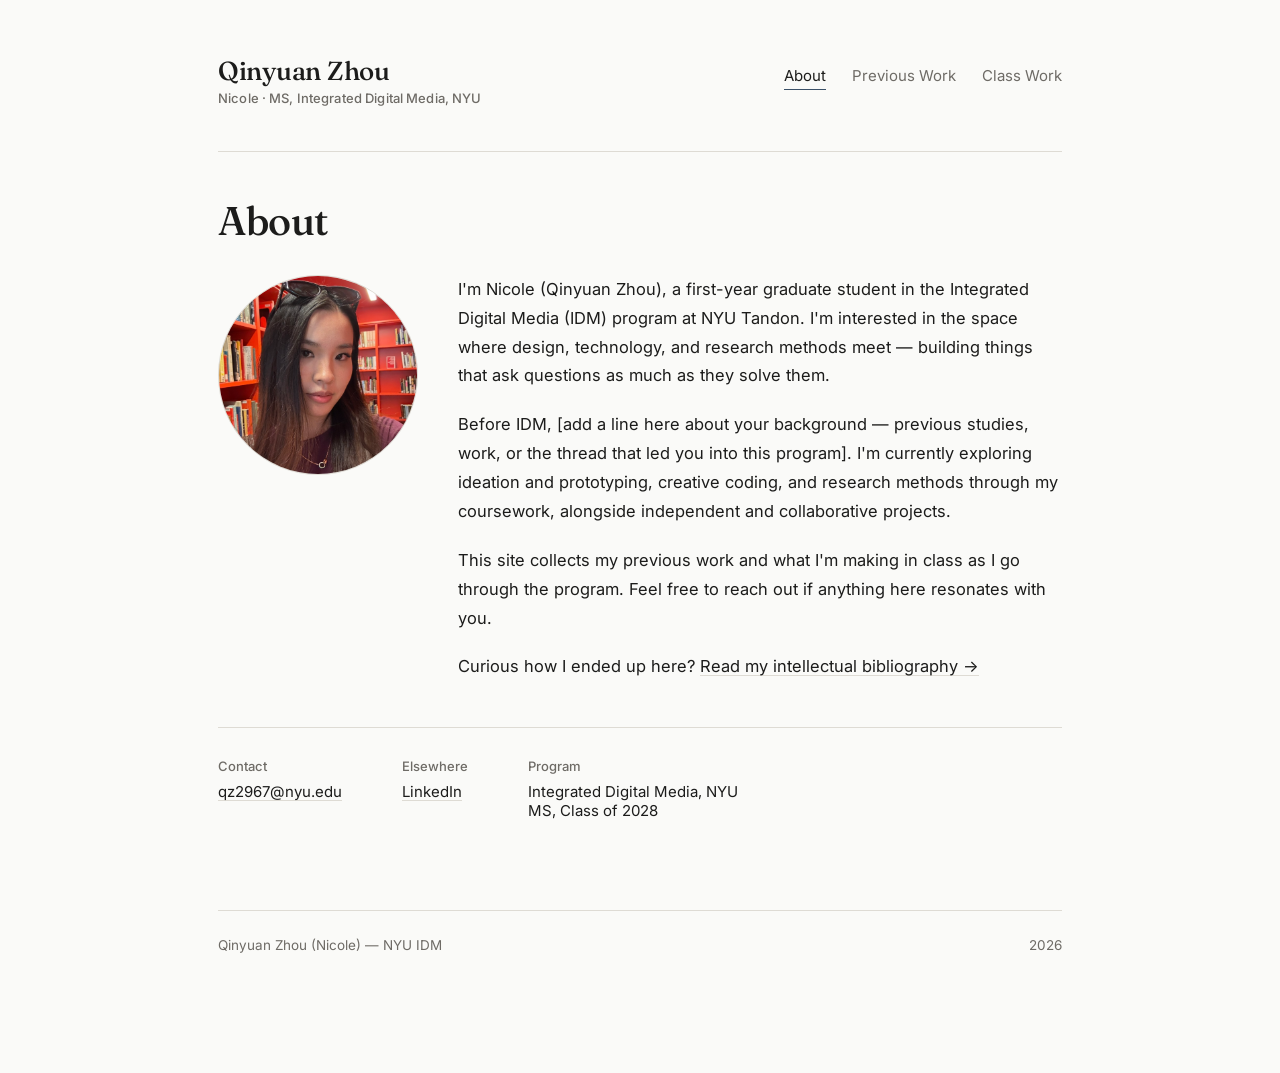
<file: index.html>
<!DOCTYPE html>
<html lang="en">
<head>
<meta charset="UTF-8">
<meta name="viewport" content="width=device-width, initial-scale=1, viewport-fit=cover">
<title>Qinyuan Zhou — Nicole</title>
<link rel="preconnect" href="https://fonts.googleapis.com">
<link rel="preconnect" href="https://fonts.gstatic.com" crossorigin>
<link href="https://fonts.googleapis.com/css2?family=Fraunces:opsz,wght@9..144,400;9..144,500;9..144,600&family=Inter:wght@400;500;600&display=swap" rel="stylesheet">
<link rel="stylesheet" href="styles.css">
</head>
<body>

<div class="shell">

  <header class="top">
    <div class="wordmark">
      Qinyuan Zhou
      <span>Nicole · MS, Integrated Digital Media, NYU</span>
    </div>
    <nav>
      <button data-view="about" class="active">About</button>
      <button data-view="previous">Previous Work</button>
      <button data-view="classwork">Class Work</button>
    </nav>
  </header>

  <!-- ABOUT -->
  <section id="about" class="view active">
    <h1 class="page-title">About</h1>
    <div class="about-grid">
      <div class="avatar">
        <!--
          Photo file lives in the "images" folder next to this HTML file.
          If the filename ever changes, update the src= value below to match.
        -->
        <img src="images/personal-pic.jpeg" alt="Qinyuan Zhou" onerror="this.style.display='none'; this.nextElementSibling.style.display='flex';">
        <span class="avatar-fallback">Photo<br>placeholder</span>
      </div>
      <div class="about-copy">
        <p>I'm Nicole (Qinyuan Zhou), a first-year graduate student in the Integrated Digital Media (IDM) program at NYU Tandon. I'm interested in the space where design, technology, and research methods meet — building things that ask questions as much as they solve them.</p>
        <p>Before IDM, [add a line here about your background — previous studies, work, or the thread that led you into this program]. I'm currently exploring ideation and prototyping, creative coding, and research methods through my coursework, alongside independent and collaborative projects.</p>
        <p>This site collects my previous work and what I'm making in class as I go through the program. Feel free to reach out if anything here resonates with you.</p>
        <p>Curious how I ended up here? <a href="#" onclick="showProject('intellectual-bibliography'); return false;">Read my intellectual bibliography →</a></p>
      </div>
    </div>

    <aside class="meta">
      <div class="meta-block">
        <h3>Contact</h3>
        <p><a href="mailto:qz2967@nyu.edu">qz2967@nyu.edu</a></p>
      </div>
      <div class="meta-block">
        <h3>Elsewhere</h3>
        <p><a href="https://www.linkedin.com/in/qinyuan-zhou" target="_blank" rel="noopener">LinkedIn</a></p>
      </div>
      <div class="meta-block">
        <h3>Program</h3>
        <p>Integrated Digital Media, NYU<br>MS, Class of 2028</p>
      </div>
    </aside>
  </section>

  <!-- PREVIOUS WORK -->
  <section id="previous" class="view">
    <h1 class="page-title">Previous Work</h1>
    <div id="previous-list" class="work-list"></div>
  </section>

  <!-- CLASS WORK -->
  <section id="classwork" class="view">
    <h1 class="page-title">Class Work</h1>
    <div class="subnav">
      <button data-sub="ideation" class="active">Ideation &amp; Prototyping</button>
      <button data-sub="coding">Creative Coding</button>
      <button data-sub="research">Research Methods</button>
    </div>

    <div id="ideation" class="subview active">
      <p class="subview-intro">Work from Ideation &amp; Prototyping — early-stage concepting, sketching, and rapid physical or digital prototypes. <a href="ideation.html" class="inline-entry-link" target="_blank" rel="noopener">Open this section as its own page ↗</a></p>
      <div id="ideation-list" class="work-list"></div>
    </div>

    <div id="coding" class="subview">
      <p class="subview-intro">Work from Creative Coding — generative sketches, interactive pieces, and experiments in code as a design material.</p>
      <div id="coding-list" class="work-list"></div>
    </div>

    <div id="research" class="subview">
      <p class="subview-intro">Work from Research Methods</p>
      <p><a href="https://wp.nyu.edu/tandonschoolofengineering-researchmethods_ykc/"target="_blank" rel="noopener">View Group-work Website →</a></p>
      <div id="research-list" class="work-list"></div>
    </div>
  </section>

  <!-- PROJECT DETAIL (hidden until a project card is clicked) -->
  <section id="detail" class="view">
    <button class="back-btn" id="backBtn">← Back</button>
    <div class="detail-meta">
      <span id="detail-tag"></span>
      <span id="detail-year"></span>
    </div>
    <h1 class="page-title" id="detail-title"></h1>
    <div class="detail-desc" id="detail-desc"></div>
    <div class="detail-images" id="detail-images"></div>
    <a id="detail-link" class="detail-link" target="_blank" rel="noopener">View external link →</a>
  </section>

  <footer>
    <span>Qinyuan Zhou (Nicole) — NYU IDM</span>
    <span id="year"></span>
  </footer>

</div>

<!--
  data.js holds the project lists (previousWork, classWork.ideation/coding/research).
  ideation.html — the standalone Ideation & Prototyping page — loads this SAME file,
  so editing data.js updates both pages together.
-->
<script src="data.js"></script>
<script>
  // ============================================================
  // Rendering — you shouldn't need to touch anything below this
  // line unless you want to change how each entry looks.
  // ============================================================

  function renderList(containerId, items, emptyMessage) {
    const el = document.getElementById(containerId);
    if (!items || items.length === 0) {
      el.innerHTML = `<div class="empty-note">${emptyMessage}</div>`;
      return;
    }
    el.innerHTML = items.map(item => `
      <div class="work-item" data-id="${item.id}">
        <div class="work-year">${item.year || ""}</div>
        <div>
          <h3 class="work-title">${item.title}</h3>
          <p class="work-desc">${item.desc || ""}</p>
          ${item.tag ? `<span class="work-tag">${item.tag}</span>` : ""}
        </div>
      </div>
    `).join("");
  }

  renderList("previous-list", previousWork, "No projects added yet. Add one in the previousWork list near the top of the script.");
  renderList("ideation-list", classWork.ideation, "No projects added yet. As assignments come in, add each one to the classWork.ideation list.");
  renderList("coding-list", classWork.coding, "No projects added yet. As assignments come in, add each one to the classWork.coding list.");
  renderList("research-list", classWork.research, "No projects added yet. As assignments come in, add each one to the classWork.research list.");

  // ============================================================
  // PROJECT DETAIL VIEW
  // showProject(id) looks up one project and fills in the hidden
  // #detail section, then makes that section the visible one.
  // This is the exact same "hide everything, show one thing"
  // pattern as the main nav below — just applied to one more view.
  // ============================================================

  function showProject(id) {
    const p = allProjects[id];
    if (!p) return;

    document.getElementById("detail-tag").textContent = p.tag || "";
    document.getElementById("detail-year").textContent = p.year || "";
    document.getElementById("detail-title").textContent = p.title || "";
    // fullDesc is optional — add it to a project's data if you want
    // a longer write-up on the detail page than the list teaser.
    // Paste multi-paragraph text as a single string with a blank
    // line between paragraphs, and it'll split into <p> tags
    // automatically. You can also pass an array of paragraph
    // strings directly if you prefer.
    const raw = p.fullDesc || p.desc || "";
    const paragraphs = Array.isArray(raw) ? raw : raw.split(/\n\s*\n/).map(s => s.trim()).filter(Boolean);
    document.getElementById("detail-desc").innerHTML = paragraphs.map(para => `<p>${para}</p>`).join("");

    // images is optional — add an array of image URLs to a project
    // and each one renders here, stacked.
    const imagesEl = document.getElementById("detail-images");
    imagesEl.innerHTML = (p.images || []).map(src => `<img src="${src}" alt="${p.title}">`).join("");

    const linkEl = document.getElementById("detail-link");
    if (p.link) {
      linkEl.href = p.link;
      linkEl.style.display = "inline-block";
    } else {
      linkEl.style.display = "none";
    }

    document.querySelectorAll(".view").forEach(v => v.classList.toggle("active", v.id === "detail"));
    navButtons.forEach(b => b.classList.remove("active"));
    window.location.hash = "project-" + id;
    window.scrollTo(0, 0);
  }

  // clicking anywhere on a card looks up its data-id and opens it.
  // one listener on the whole page (instead of one per card) means
  // newly-rendered cards work automatically — nothing else to wire up.
  document.addEventListener("click", (e) => {
    const card = e.target.closest(".work-item");
    if (card) showProject(card.dataset.id);
  });

  document.getElementById("backBtn").addEventListener("click", () => {
    showView(lastMainView);
  });

  // main nav
  const navButtons = document.querySelectorAll('header nav button');
  const views = document.querySelectorAll('.view');
  let lastMainView = 'about'; // the back button on a detail page returns here

  function showView(name) {
    lastMainView = name;
    views.forEach(v => v.classList.toggle('active', v.id === name));
    navButtons.forEach(b => b.classList.toggle('active', b.dataset.view === name));
    window.location.hash = name;
  }

  navButtons.forEach(btn => {
    btn.addEventListener('click', () => showView(btn.dataset.view));
  });

  // sub nav (class work)
  const subButtons = document.querySelectorAll('.subnav button');
  const subViews = document.querySelectorAll('.subview');

  subButtons.forEach(btn => {
    btn.addEventListener('click', () => {
      subViews.forEach(v => v.classList.toggle('active', v.id === btn.dataset.sub));
      subButtons.forEach(b => b.classList.remove('active'));
      btn.classList.add('active');
    });
  });

  // deep-link resolver — figures out what to show based on the URL's
  // hash. Runs once on page load, AND every time the hash changes
  // (which is what makes clicking an <a href="#project-..."> link
  // actually navigate, instead of just silently changing the URL).
  function resolveHash() {
    const current = window.location.hash.replace('#', '');
    if (current.startsWith('project-')) {
      const id = current.replace('project-', '');
      if (allProjects[id]) showProject(id);
    } else if (['about', 'previous', 'classwork'].includes(current)) {
      showView(current);
    }
  }

  window.addEventListener('hashchange', resolveHash);
  resolveHash();

  document.getElementById('year').textContent = new Date().getFullYear();
</script>

</body>
</html>
</file>
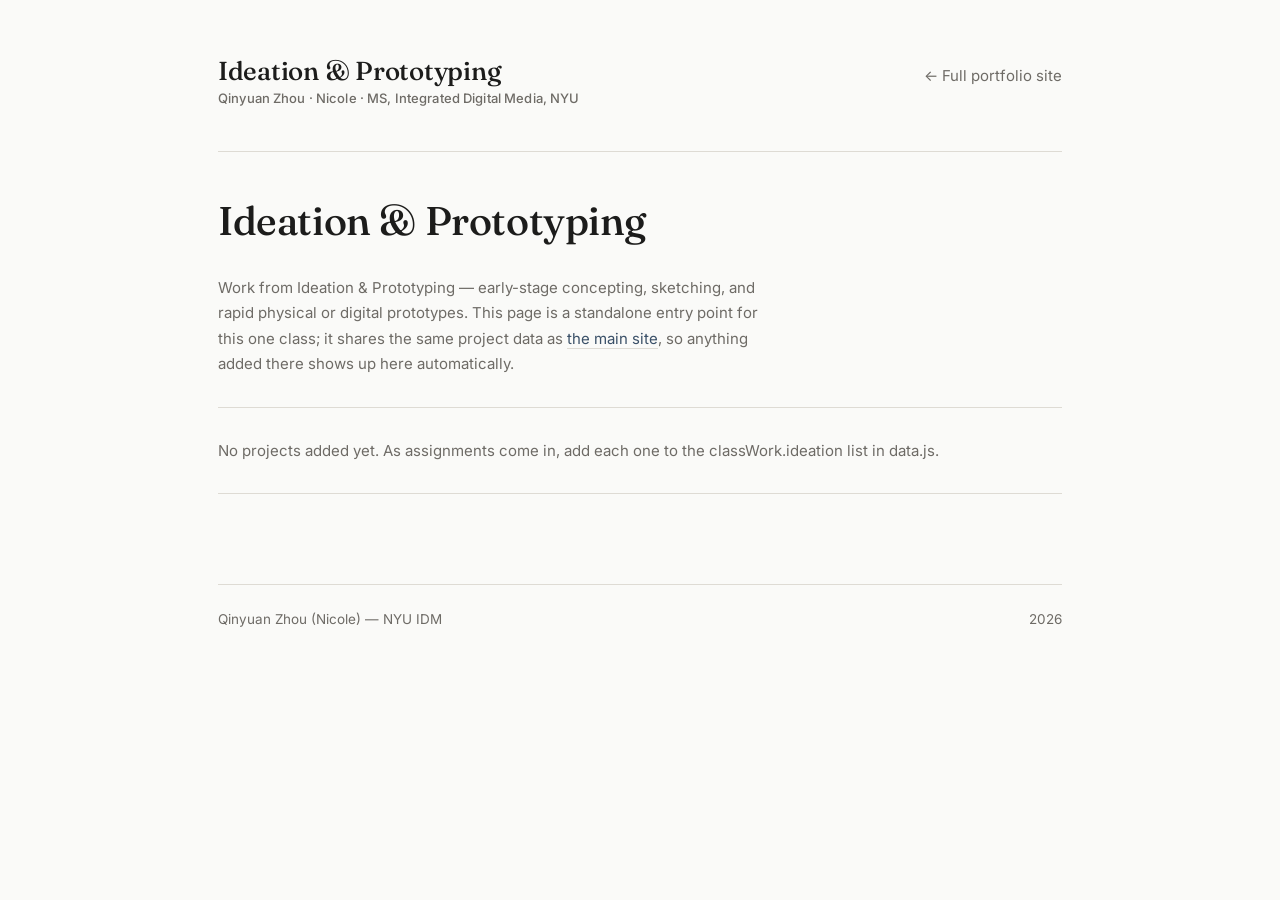
<file: ideation.html>
<!DOCTYPE html>
<html lang="en">
<head>
<meta charset="UTF-8">
<meta name="viewport" content="width=device-width, initial-scale=1, viewport-fit=cover">
<title>Ideation & Prototyping — Qinyuan Zhou</title>
<link rel="preconnect" href="https://fonts.googleapis.com">
<link rel="preconnect" href="https://fonts.gstatic.com" crossorigin>
<link href="https://fonts.googleapis.com/css2?family=Fraunces:opsz,wght@9..144,400;9..144,500;9..144,600&family=Inter:wght@400;500;600&display=swap" rel="stylesheet">
<link rel="stylesheet" href="styles.css">
</head>
<body>

<div class="shell">

  <header class="top">
    <div class="wordmark">
      Ideation &amp; Prototyping
      <span>Qinyuan Zhou · Nicole · MS, Integrated Digital Media, NYU</span>
    </div>
    <nav>
      <a href="index.html" class="entry-link">← Full portfolio site</a>
    </nav>
  </header>

  <!-- LIST VIEW -->
  <section id="list-view" class="view active">
    <h1 class="page-title">Ideation &amp; Prototyping</h1>
    <p class="subview-intro">
      Work from Ideation &amp; Prototyping — early-stage concepting, sketching, and rapid physical or digital prototypes.
      This page is a standalone entry point for this one class; it shares the same project data as
      <a href="index.html#classwork" class="inline-entry-link">the main site</a>, so anything added there shows up here automatically.
    </p>
    <div id="ideation-list" class="work-list"></div>
  </section>

  <!-- PROJECT DETAIL (hidden until a project card is clicked) -->
  <section id="detail" class="view">
    <button class="back-btn" id="backBtn">← Back</button>
    <div class="detail-meta">
      <span id="detail-tag"></span>
      <span id="detail-year"></span>
    </div>
    <h1 class="page-title" id="detail-title"></h1>
    <div class="detail-desc" id="detail-desc"></div>
    <div class="detail-images" id="detail-images"></div>
    <a id="detail-link" class="detail-link" target="_blank" rel="noopener">View external link →</a>
  </section>

  <footer>
    <span>Qinyuan Zhou (Nicole) — NYU IDM</span>
    <span id="year"></span>
  </footer>

</div>

<!--
  data.js is the SAME file index.html uses. Editing a project there
  (year, title, desc, images, link...) updates this page too — nothing
  to keep in sync by hand.
-->
<script src="data.js"></script>
<script>
  // ============================================================
  // This page only ever renders classWork.ideation — the rendering
  // and detail-view logic below is a trimmed copy of index.html's,
  // scoped to just this one list.
  // ============================================================

  function renderList(containerId, items, emptyMessage) {
    const el = document.getElementById(containerId);
    if (!items || items.length === 0) {
      el.innerHTML = `<div class="empty-note">${emptyMessage}</div>`;
      return;
    }
    el.innerHTML = items.map(item => `
      <div class="work-item" data-id="${item.id}">
        <div class="work-year">${item.year || ""}</div>
        <div>
          <h3 class="work-title">${item.title}</h3>
          <p class="work-desc">${item.desc || ""}</p>
          ${item.tag ? `<span class="work-tag">${item.tag}</span>` : ""}
        </div>
      </div>
    `).join("");
  }

  renderList("ideation-list", classWork.ideation, "No projects added yet. As assignments come in, add each one to the classWork.ideation list in data.js.");

  function showProject(id) {
    const p = allProjects[id];
    // safety check: only ever show a project that actually belongs
    // to the ideation list on this page
    if (!p || !classWork.ideation.some(item => item.id === id)) {
      showList();
      return;
    }

    document.getElementById("detail-tag").textContent = p.tag || "";
    document.getElementById("detail-year").textContent = p.year || "";
    document.getElementById("detail-title").textContent = p.title || "";

    const raw = p.fullDesc || p.desc || "";
    const paragraphs = Array.isArray(raw) ? raw : raw.split(/\n\s*\n/).map(s => s.trim()).filter(Boolean);
    document.getElementById("detail-desc").innerHTML = paragraphs.map(para => `<p>${para}</p>`).join("");

    const imagesEl = document.getElementById("detail-images");
    imagesEl.innerHTML = (p.images || []).map(src => `<img src="${src}" alt="${p.title}">`).join("");

    const linkEl = document.getElementById("detail-link");
    if (p.link) {
      linkEl.href = p.link;
      linkEl.style.display = "inline-block";
    } else {
      linkEl.style.display = "none";
    }

    document.getElementById("list-view").classList.remove("active");
    document.getElementById("detail").classList.add("active");
    window.location.hash = "project-" + id;
    window.scrollTo(0, 0);
  }

  function showList() {
    document.getElementById("detail").classList.remove("active");
    document.getElementById("list-view").classList.add("active");
    if (window.location.hash) window.location.hash = "";
  }

  document.addEventListener("click", (e) => {
    const card = e.target.closest(".work-item");
    if (card) showProject(card.dataset.id);
  });

  document.getElementById("backBtn").addEventListener("click", showList);

  // deep-link resolver: opening ideation.html#project-some-id lands
  // directly on that project's detail page
  function resolveHash() {
    const current = window.location.hash.replace('#', '');
    if (current.startsWith('project-')) {
      showProject(current.replace('project-', ''));
    } else {
      showList();
    }
  }
  window.addEventListener('hashchange', resolveHash);
  resolveHash();

  document.getElementById('year').textContent = new Date().getFullYear();
</script>

</body>
</html>
</file>
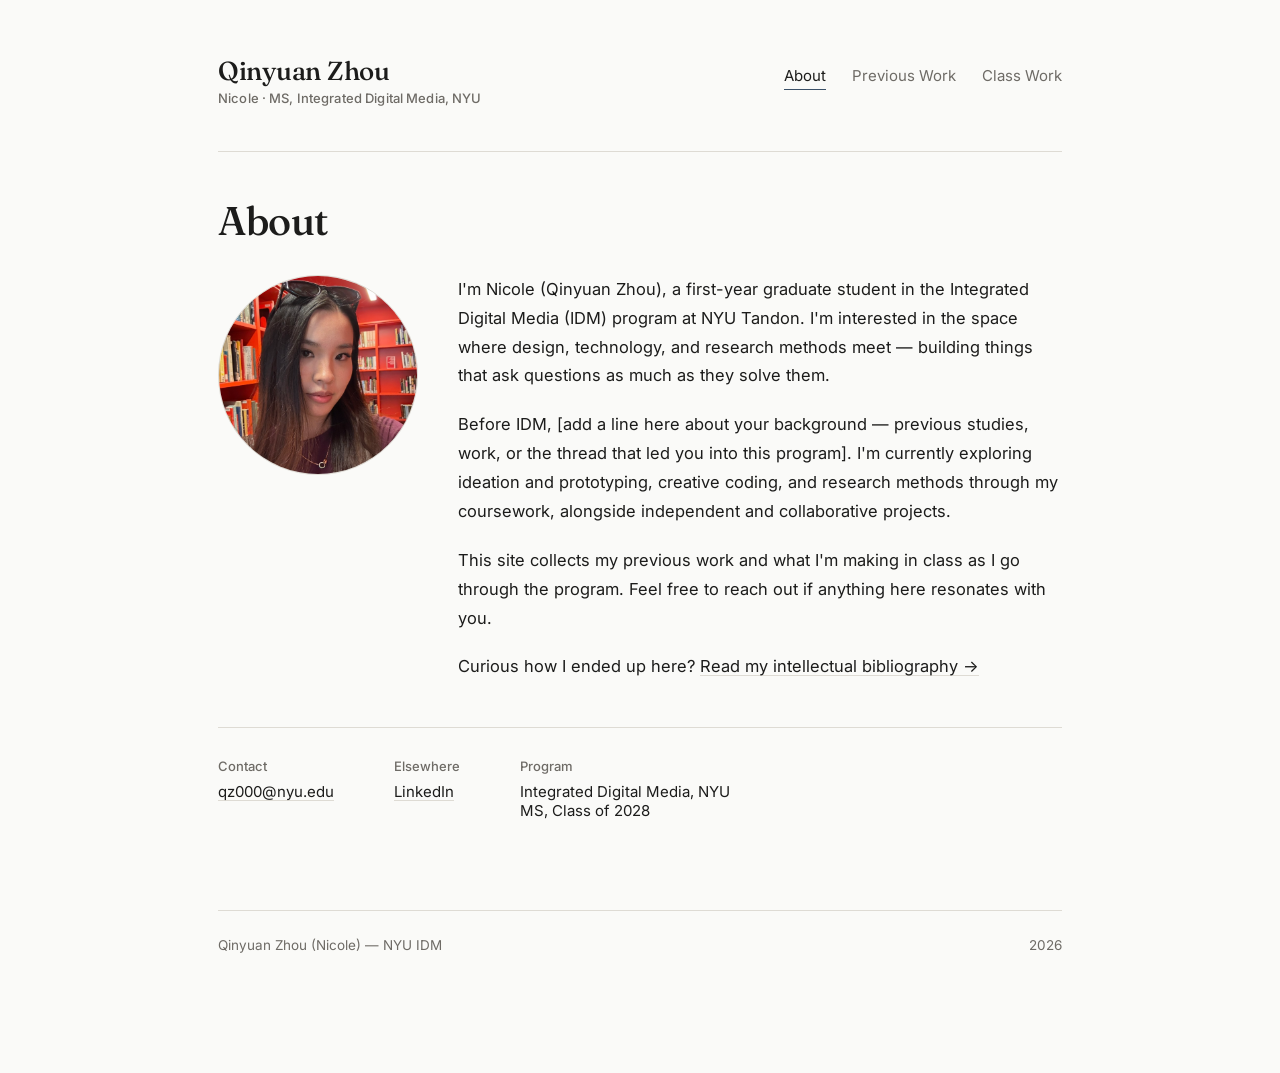
<file: index-3.html>
<!DOCTYPE html>
<html lang="en">
<head>
<meta charset="UTF-8">
<meta name="viewport" content="width=device-width, initial-scale=1, viewport-fit=cover">
<title>Qinyuan Zhou — Nicole</title>
<link rel="preconnect" href="https://fonts.googleapis.com">
<link rel="preconnect" href="https://fonts.gstatic.com" crossorigin>
<link href="https://fonts.googleapis.com/css2?family=Fraunces:opsz,wght@9..144,400;9..144,500;9..144,600&family=Inter:wght@400;500;600&display=swap" rel="stylesheet">
<style>
  :root {
    --bg: #FAFAF8;
    --ink: #1C1C1B;
    --muted: #6E6B66;
    --line: #DEDBD4;
    --accent: #3A5068;
    --card-bg: #F2F0EA;

    box-sizing: border-box;
    padding-top: env(safe-area-inset-top, 0px);
    padding-bottom: env(safe-area-inset-bottom, 0px);
  }

  @media (prefers-color-scheme: dark) {
    :root:not([data-theme="light"]) {
      --bg: #17181A;
      --ink: #ECEAE4;
      --muted: #9B9890;
      --line: #343537;
      --accent: #8FB0CC;
      --card-bg: #1F2123;
    }
  }
  :root[data-theme="dark"] {
    --bg: #17181A;
    --ink: #ECEAE4;
    --muted: #9B9890;
    --line: #343537;
    --accent: #8FB0CC;
    --card-bg: #1F2123;
  }

  html { scroll-padding-top: env(safe-area-inset-top, 0px); }
  * { box-sizing: border-box; }

  html, body {
    background: var(--bg);
    color: var(--ink);
    margin: 0;
    font-family: 'Inter', -apple-system, BlinkMacSystemFont, sans-serif;
    -webkit-font-smoothing: antialiased;
  }

  a { color: var(--ink); text-decoration-color: var(--line); text-underline-offset: 3px; }
  a:hover { color: var(--accent); text-decoration-color: var(--accent); }

  .shell {
    max-width: 900px;
    margin: 0 auto;
    padding: 56px 28px 120px;
  }

  header.top {
    display: flex;
    justify-content: space-between;
    align-items: flex-start;
    flex-wrap: wrap;
    gap: 18px;
    padding-bottom: 44px;
    margin-bottom: 44px;
    border-bottom: 1px solid var(--line);
  }

  .wordmark {
    font-family: 'Fraunces', serif;
    font-size: 26px;
    font-weight: 500;
    letter-spacing: -0.01em;
    line-height: 1.2;
  }
  .wordmark span {
    display: block;
    font-family: 'Inter', sans-serif;
    font-size: 13px;
    font-weight: 500;
    color: var(--muted);
    margin-top: 4px;
    letter-spacing: 0.01em;
  }

  nav {
    display: flex;
    gap: 26px;
    padding-top: 6px;
    flex-wrap: wrap;
  }
  nav button {
    background: none;
    border: none;
    font-family: 'Inter', sans-serif;
    font-size: 15px;
    color: var(--muted);
    cursor: pointer;
    padding: 4px 0;
    border-bottom: 1px solid transparent;
    transition: color .15s ease, border-color .15s ease;
  }
  nav button:hover { color: var(--ink); }
  nav button.active { color: var(--ink); border-bottom-color: var(--accent); }

  section.view { display: none; }
  section.view.active { display: block; animation: fade .35s ease; }
  @keyframes fade { from { opacity: 0; transform: translateY(4px); } to { opacity: 1; transform: translateY(0); } }

  h1.page-title {
    font-family: 'Fraunces', serif;
    font-weight: 500;
    font-size: 40px;
    margin: 0 0 30px;
    letter-spacing: -0.01em;
  }

  /* ABOUT */
  .about-grid {
    display: grid;
    grid-template-columns: 200px 1fr;
    gap: 40px;
    align-items: start;
  }
  @media (max-width: 620px) {
    .about-grid { grid-template-columns: 1fr; }
  }
  .avatar {
    width: 200px;
    height: 200px;
    border-radius: 50%;
    background: var(--card-bg);
    border: 1px solid var(--line);
    overflow: hidden;
    flex-shrink: 0;
  }
  .avatar img {
    width: 100%;
    height: 100%;
    object-fit: cover;
    display: block;
  }
  .avatar-fallback {
    display: none;
    width: 100%;
    height: 100%;
    align-items: center;
    justify-content: center;
    font-family: 'Fraunces', serif;
    font-size: 15px;
    color: var(--muted);
    text-align: center;
    line-height: 1.4;
    padding: 20px;
  }
  .about-copy p {
    font-size: 16.5px;
    line-height: 1.75;
    margin: 0 0 20px;
    max-width: 62ch;
  }
  .about-copy p:last-child { margin-bottom: 0; }

  aside.meta {
    margin-top: 46px;
    padding-top: 30px;
    border-top: 1px solid var(--line);
    display: flex;
    gap: 60px;
    flex-wrap: wrap;
  }
  .meta-block h3 {
    font-size: 13px;
    text-transform: none;
    color: var(--muted);
    font-weight: 500;
    margin: 0 0 8px;
  }
  .meta-block p, .meta-block a {
    font-size: 15px;
    margin: 0;
  }

  /* WORK LIST */
  .work-list { display: flex; flex-direction: column; }
  .work-item {
    padding: 26px 0;
    border-top: 1px solid var(--line);
    display: grid;
    grid-template-columns: 110px 1fr;
    gap: 24px;
  }
  .work-list .work-item:last-child { border-bottom: 1px solid var(--line); }
  @media (max-width: 560px) {
    .work-item { grid-template-columns: 1fr; gap: 6px; }
  }
  .work-year {
    font-size: 14px;
    color: var(--muted);
    padding-top: 3px;
  }
  .work-title {
    font-family: 'Fraunces', serif;
    font-size: 19px;
    font-weight: 500;
    margin: 0 0 6px;
  }
  .work-desc {
    font-size: 15px;
    color: var(--muted);
    line-height: 1.65;
    margin: 0;
    max-width: 58ch;
  }
  .work-tag {
    display: inline-block;
    font-size: 12.5px;
    color: var(--accent);
    margin-top: 10px;
    letter-spacing: 0.01em;
  }

  .work-item {
    cursor: pointer;
    border-radius: 4px;
    transition: background .15s ease;
  }
  .work-item:hover { background: var(--card-bg); }
  .work-item:hover .work-title { color: var(--accent); }

  .back-btn {
    background: none;
    border: none;
    font-family: 'Inter', sans-serif;
    font-size: 14px;
    color: var(--muted);
    cursor: pointer;
    padding: 0 0 28px;
  }
  .back-btn:hover { color: var(--accent); }

  .detail-meta {
    display: flex;
    gap: 16px;
    font-size: 13px;
    color: var(--muted);
    margin-bottom: 10px;
  }
  .detail-desc {
    font-size: 16.5px;
    line-height: 1.75;
    max-width: 62ch;
    margin: 0 0 30px;
  }
  .detail-desc p { margin: 0 0 20px; }
  .detail-desc p:last-child { margin-bottom: 0; }
  .detail-images {
    display: flex;
    flex-direction: column;
    gap: 16px;
  }
  .detail-images img {
    width: 100%;
    border-radius: 6px;
    border: 1px solid var(--line);
    display: block;
  }
  .detail-link {
    display: inline-block;
    margin-top: 30px;
    font-size: 15px;
    color: var(--accent);
  }

  .empty-note {
    font-size: 15px;
    color: var(--muted);
    padding: 30px 0;
    border-top: 1px solid var(--line);
    border-bottom: 1px solid var(--line);
    line-height: 1.7;
  }

  /* CLASS WORK sub-nav */
  .subnav {
    display: flex;
    gap: 8px;
    margin-bottom: 36px;
    flex-wrap: wrap;
  }
  .subnav button {
    background: var(--card-bg);
    border: 1px solid var(--line);
    color: var(--muted);
    font-family: 'Inter', sans-serif;
    font-size: 14px;
    padding: 9px 16px;
    border-radius: 999px;
    cursor: pointer;
    transition: all .15s ease;
  }
  .subnav button:hover { color: var(--ink); }
  .subnav button.active {
    color: var(--bg);
    background: var(--accent);
    border-color: var(--accent);
  }

  .subview { display: none; }
  .subview.active { display: block; animation: fade .3s ease; }

  .subview-intro {
    font-size: 15px;
    color: var(--muted);
    line-height: 1.7;
    max-width: 60ch;
    margin: 0 0 30px;
  }

  footer {
    margin-top: 90px;
    padding-top: 26px;
    border-top: 1px solid var(--line);
    font-size: 13.5px;
    color: var(--muted);
    display: flex;
    justify-content: space-between;
    flex-wrap: wrap;
    gap: 10px;
  }
</style>
</head>
<body>

<div class="shell">

  <header class="top">
    <div class="wordmark">
      Qinyuan Zhou
      <span>Nicole · MS, Integrated Digital Media, NYU</span>
    </div>
    <nav>
      <button data-view="about" class="active">About</button>
      <button data-view="previous">Previous Work</button>
      <button data-view="classwork">Class Work</button>
    </nav>
  </header>

  <!-- ABOUT -->
  <section id="about" class="view active">
    <h1 class="page-title">About</h1>
    <div class="about-grid">
      <div class="avatar">
        <!--
          Photo file lives in the "images" folder next to this HTML file.
          If the filename ever changes, update the src= value below to match.
        -->
        <img src="images/personal-pic.jpeg" alt="Qinyuan Zhou" onerror="this.style.display='none'; this.nextElementSibling.style.display='flex';">
        <span class="avatar-fallback">Photo<br>placeholder</span>
      </div>
      <div class="about-copy">
        <p>I'm Nicole (Qinyuan Zhou), a first-year graduate student in the Integrated Digital Media (IDM) program at NYU Tandon. I'm interested in the space where design, technology, and research methods meet — building things that ask questions as much as they solve them.</p>
        <p>Before IDM, [add a line here about your background — previous studies, work, or the thread that led you into this program]. I'm currently exploring ideation and prototyping, creative coding, and research methods through my coursework, alongside independent and collaborative projects.</p>
        <p>This site collects my previous work and what I'm making in class as I go through the program. Feel free to reach out if anything here resonates with you.</p>
        <p>Curious how I ended up here? <a href="#" onclick="showProject('intellectual-bibliography'); return false;">Read my intellectual bibliography →</a></p>
      </div>
    </div>

    <aside class="meta">
      <div class="meta-block">
        <h3>Contact</h3>
        <p><a href="mailto:qz000@nyu.edu">qz000@nyu.edu</a></p>
      </div>
      <div class="meta-block">
        <h3>Elsewhere</h3>
        <p><a href="#">LinkedIn</a></p>
      </div>
      <div class="meta-block">
        <h3>Program</h3>
        <p>Integrated Digital Media, NYU<br>MS, Class of 2028</p>
      </div>
    </aside>
  </section>

  <!-- PREVIOUS WORK -->
  <section id="previous" class="view">
    <h1 class="page-title">Previous Work</h1>
    <div id="previous-list" class="work-list"></div>
  </section>

  <!-- CLASS WORK -->
  <section id="classwork" class="view">
    <h1 class="page-title">Class Work</h1>
    <div class="subnav">
      <button data-sub="ideation" class="active">Ideation &amp; Prototyping</button>
      <button data-sub="coding">Creative Coding</button>
      <button data-sub="research">Research Methods</button>
    </div>

    <div id="ideation" class="subview active">
      <p class="subview-intro">Work from Ideation &amp; Prototyping — early-stage concepting, sketching, and rapid physical or digital prototypes.</p>
      <div id="ideation-list" class="work-list"></div>
    </div>

    <div id="coding" class="subview">
      <p class="subview-intro">Work from Creative Coding — generative sketches, interactive pieces, and experiments in code as a design material.</p>
      <div id="coding-list" class="work-list"></div>
    </div>

    <div id="research" class="subview">
      <p class="subview-intro">Work from Research Methods — studies, interview synthesis, and other qualitative and quantitative research exercises.</p>
      <div id="research-list" class="work-list"></div>
    </div>
  </section>

  <!-- PROJECT DETAIL (hidden until a project card is clicked) -->
  <section id="detail" class="view">
    <button class="back-btn" id="backBtn">← Back</button>
    <div class="detail-meta">
      <span id="detail-tag"></span>
      <span id="detail-year"></span>
    </div>
    <h1 class="page-title" id="detail-title"></h1>
    <div class="detail-desc" id="detail-desc"></div>
    <div class="detail-images" id="detail-images"></div>
    <a id="detail-link" class="detail-link" target="_blank" rel="noopener">View external link →</a>
  </section>

  <footer>
    <span>Qinyuan Zhou (Nicole) — NYU IDM</span>
    <span id="year"></span>
  </footer>

</div>

<script>
  // ============================================================
  // EDIT YOUR CONTENT HERE. Each list below is a set of projects.
  // Copy an existing { ... } block, paste it, and change the text
  // to add a new project. Order doesn't matter — sort by year if
  // you'd like, newest first is common.
  //
  // tag is optional — leave it as "" to hide it.
  //
  // Clicking any card opens its own detail page automatically —
  // you don't need to write that part. Two more OPTIONAL fields
  // you can add to any project to make that detail page richer:
  //   fullDesc: "A longer write-up..."   (else it reuses desc)
  //   images: ["https://.../image1.jpg", "https://.../image2.jpg"]
  //   link: "https://..."  (shows an external link button on the detail page)
  // ============================================================

  const previousWork = [
    {
      year: "2024",
      title: "Project title",
      desc: "A short description of the project — what it is, what you made, and the role you played. Swap this out with your real previous work.",
      tag: "Category / medium",
      fullDesc: "The longer version shown on the detail page once someone clicks in — process, decisions, what you learned. Delete this line to just reuse desc instead.",
      images: [],
      link: ""
    },
    {
      year: "2023",
      title: "Project title 2",
      desc: "Another placeholder entry. Keep descriptions to a sentence or two — the work should speak for itself once images or links are added.",
      tag: "Category / medium",
      link: ""
    }
  ];

  const classWork = {
    ideation: [
      // { year: "2025", title: "Assignment name", desc: "What you made and why.", tag: "Ideation & Prototyping", link: "" },
    ],
    coding: [
      // { year: "2025", title: "Assignment name", desc: "What you made and why.", tag: "Creative Coding", link: "" },
    ],
    research: [
      {
        year: "2026",
        title: "Intellectual Bibliography",
        desc: "How a childhood conflict with my parents, a linguistics class, and a distaste for predatory app design led me into UX design.",
        tag: "Research Methods",
        fullDesc: `I have always been an observer for as long as I can remember. I can't stop watching the people around me, curious about "who they really are." By this, I mean what they are doing and why they are doing it. I'm dying to understand the logic behind their actions, to know what their inner world is like.

I still remember a chaotic period in my family when I was a teenager. During that time, I started to voice my own thinking and logic, which rarely matched my parents'. It turned into mental conflict, and we fought almost every day. Gradually, I grew tired of this and began to wonder: why was our relationship turning so intense? We used to get along fine, so what had changed? Coincidentally, I came across a theory in a magazine, which said that what lies behind conflict is usually unmet needs——I later figured out this was Marshall Rosenberg's Nonviolent Communication theory——and it gave me a hint. I tried to think about what my parents' needs truly were, and started adjusting the way I communicated with them, especially trying to make them happy in order to make them willingly give me what I wanted (which sounds a little scheming, but it was the smartest way a kid at that age could think of to get what she wanted). I would say this was the beginning, or even the "giant leap" of my "UX design."

Later, I went to college and majored in English. There, I encountered linguistics, which gave me another lens for understanding people's needs. This time not through conflict, but through words and the meanings behind them. It opened up a whole new world for me. It was the first time I learned that language could be analyzed with real structure, from words to context, and that every layer carried real meaning, because language is never purely about exchanging information, it is instrumental, social, and conventional. Behind every casual exchange lies an underlying structure of rules, negotiation, and intention. This echoed what I had stumbled onto as a teenager, and made me realize that communication and needs could be studied systematically and professionally, something I found myself genuinely excited to pursue further.

So I shifted into the field of interaction design, focusing mainly on user experience. I was drawn to practical projects, motivated to help different people meet different needs, and especially drawn to taking a concept all the way from observation and research to a final solution. At first, I worked on several projects on my own, researching whatever interested me, and it felt like swimming freely in an open ocean. It was also during that period that I began to think seriously about what kind of designer I wanted to become——or, put another way, what I wanted to bring into the world, and what kinds of problems I wanted to help people solve. I noticed that almost every Chinese app suffers from the same problem: an overload of splash ads. Users can be automatically redirected to another platform just by shaking their screen, and endless fake "close" buttons are deliberately designed to trick people into clicking. This unsettled me deeply. I saw it as a symptom of a toxic ecosystem——one spanning capital, designers, and users alike——whose influence runs far deeper than we tend to assume. I only wanted to be part of a healthier design ecosystem. Around that time, I read Mike Monteiro's Design Is a Job, in which he writes that designers should "carefully choose the projects you take on, you are responsible for the work you put into the world... and you are a part of a long lineage of designers who fought to be listened to and respected." That was when I realized my real goal, even to say, my belief, was to become a responsible, empathetic designer, and person.

Once I had figured out what kind of person I wanted to be, I started thinking about how to actually become that person, and quickly realized how shallow my foundation still was. I lacked a structured knowledge system: a coherent way of thinking, sufficient background knowledge, and a method for turning ideas into execution. That was when I decided to pursue graduate school in a field related to interaction design. Not only to sharpen my skills and gain more knowledge, but to explore a wider range of sub-fields and find where my real passion lies, since what I had been exposed to so far was mostly limited to user-related work.

Since coming to IDM, I've felt genuinely excited and satisfied with the program. I used to assume IDM would lean heavily toward art, but after arriving, I found that its curriculum and framework suit me very well. From foundational theory all the way to final execution, there's a corresponding course for nearly every step of the process: it's remarkably practical, which excites me and makes me feel like I'll learn a great deal here. I've also met people from many different backgrounds, which I find fascinating; even though we're all in the same broad program, everyone's background and direction turns out to be quite different once you look closely. That diversity has broadened my perspective, and everyone's sense of passion has kept me motivated too.

That said, I still feel my understanding of this field is quite limited, so I'm currently doing extensive reading to build up my foundational knowledge of interaction design. My plan is to first establish the necessary vocabulary and basic frameworks, and then fill them in with what I continue to learn.

In my first year at IDM, I hope to find the direction I'm genuinely interested in, build real strength in that area, and commit to it. Hopefully producing a few interesting projects that truly represent who I am. Ideally, I'd also find collaborators I can work alongside on meaningful work. Two or three years after graduating, I hope to have the ability to contribute meaningfully within a company. BTW I'm something of a workaholic, so I genuinely want to build a real career for myself.`,
        images: [],
        link: ""
      }
    ]
  };

  // ============================================================
  // ID + LOOKUP TABLE
  // Every project needs a unique id so a click can look it up later.
  // We generate it automatically from the title (spaces -> dashes,
  // lowercase). "My Poster Project" becomes "my-poster-project".
  // allProjects is a flat dictionary: { "my-poster-project": {...} }
  // so it doesn't matter which list a project lives in — clicking
  // any card can find it by id in one place.
  // ============================================================

  function slugify(text) {
    return text.toLowerCase().trim().replace(/[^a-z0-9]+/g, "-").replace(/(^-|-$)/g, "");
  }

  const allProjects = {};
  function registerList(items) {
    (items || []).forEach((item, i) => {
      item.id = slugify(item.title) || `item-${i}`;
      // if two projects share a title, this keeps ids unique
      while (allProjects[item.id]) item.id += "-2";
      allProjects[item.id] = item;
    });
  }
  registerList(previousWork);
  registerList(classWork.ideation);
  registerList(classWork.coding);
  registerList(classWork.research);

  // ============================================================
  // Rendering — you shouldn't need to touch anything below this
  // line unless you want to change how each entry looks.
  // ============================================================

  function renderList(containerId, items, emptyMessage) {
    const el = document.getElementById(containerId);
    if (!items || items.length === 0) {
      el.innerHTML = `<div class="empty-note">${emptyMessage}</div>`;
      return;
    }
    el.innerHTML = items.map(item => `
      <div class="work-item" data-id="${item.id}">
        <div class="work-year">${item.year || ""}</div>
        <div>
          <h3 class="work-title">${item.title}</h3>
          <p class="work-desc">${item.desc || ""}</p>
          ${item.tag ? `<span class="work-tag">${item.tag}</span>` : ""}
        </div>
      </div>
    `).join("");
  }

  renderList("previous-list", previousWork, "No projects added yet. Add one in the previousWork list near the top of the script.");
  renderList("ideation-list", classWork.ideation, "No projects added yet. As assignments come in, add each one to the classWork.ideation list.");
  renderList("coding-list", classWork.coding, "No projects added yet. As assignments come in, add each one to the classWork.coding list.");
  renderList("research-list", classWork.research, "No projects added yet. As assignments come in, add each one to the classWork.research list.");

  // ============================================================
  // PROJECT DETAIL VIEW
  // showProject(id) looks up one project and fills in the hidden
  // #detail section, then makes that section the visible one.
  // This is the exact same "hide everything, show one thing"
  // pattern as the main nav below — just applied to one more view.
  // ============================================================

  function showProject(id) {
    const p = allProjects[id];
    if (!p) return;

    document.getElementById("detail-tag").textContent = p.tag || "";
    document.getElementById("detail-year").textContent = p.year || "";
    document.getElementById("detail-title").textContent = p.title || "";
    // fullDesc is optional — add it to a project's data if you want
    // a longer write-up on the detail page than the list teaser.
    // Paste multi-paragraph text as a single string with a blank
    // line between paragraphs, and it'll split into <p> tags
    // automatically. You can also pass an array of paragraph
    // strings directly if you prefer.
    const raw = p.fullDesc || p.desc || "";
    const paragraphs = Array.isArray(raw) ? raw : raw.split(/\n\s*\n/).map(s => s.trim()).filter(Boolean);
    document.getElementById("detail-desc").innerHTML = paragraphs.map(para => `<p>${para}</p>`).join("");

    // images is optional — add an array of image URLs to a project
    // and each one renders here, stacked.
    const imagesEl = document.getElementById("detail-images");
    imagesEl.innerHTML = (p.images || []).map(src => `<img src="${src}" alt="${p.title}">`).join("");

    const linkEl = document.getElementById("detail-link");
    if (p.link) {
      linkEl.href = p.link;
      linkEl.style.display = "inline-block";
    } else {
      linkEl.style.display = "none";
    }

    document.querySelectorAll(".view").forEach(v => v.classList.toggle("active", v.id === "detail"));
    navButtons.forEach(b => b.classList.remove("active"));
    window.location.hash = "project-" + id;
    window.scrollTo(0, 0);
  }

  // clicking anywhere on a card looks up its data-id and opens it.
  // one listener on the whole page (instead of one per card) means
  // newly-rendered cards work automatically — nothing else to wire up.
  document.addEventListener("click", (e) => {
    const card = e.target.closest(".work-item");
    if (card) showProject(card.dataset.id);
  });

  document.getElementById("backBtn").addEventListener("click", () => {
    showView(lastMainView);
  });

  // main nav
  const navButtons = document.querySelectorAll('header nav button');
  const views = document.querySelectorAll('.view');
  let lastMainView = 'about'; // the back button on a detail page returns here

  function showView(name) {
    lastMainView = name;
    views.forEach(v => v.classList.toggle('active', v.id === name));
    navButtons.forEach(b => b.classList.toggle('active', b.dataset.view === name));
    window.location.hash = name;
  }

  navButtons.forEach(btn => {
    btn.addEventListener('click', () => showView(btn.dataset.view));
  });

  // sub nav (class work)
  const subButtons = document.querySelectorAll('.subnav button');
  const subViews = document.querySelectorAll('.subview');

  subButtons.forEach(btn => {
    btn.addEventListener('click', () => {
      subViews.forEach(v => v.classList.toggle('active', v.id === btn.dataset.sub));
      subButtons.forEach(b => b.classList.remove('active'));
      btn.classList.add('active');
    });
  });

  // deep-link resolver — figures out what to show based on the URL's
  // hash. Runs once on page load, AND every time the hash changes
  // (which is what makes clicking an <a href="#project-..."> link
  // actually navigate, instead of just silently changing the URL).
  function resolveHash() {
    const current = window.location.hash.replace('#', '');
    if (current.startsWith('project-')) {
      const id = current.replace('project-', '');
      if (allProjects[id]) showProject(id);
    } else if (['about', 'previous', 'classwork'].includes(current)) {
      showView(current);
    }
  }

  window.addEventListener('hashchange', resolveHash);
  resolveHash();

  document.getElementById('year').textContent = new Date().getFullYear();
</script>

</body>
</html>
</file>
<file: styles.css>
:root {
    --bg: #FAFAF8;
    --ink: #1C1C1B;
    --muted: #6E6B66;
    --line: #DEDBD4;
    --accent: #3A5068;
    --card-bg: #F2F0EA;

    box-sizing: border-box;
    padding-top: env(safe-area-inset-top, 0px);
    padding-bottom: env(safe-area-inset-bottom, 0px);
  }

  @media (prefers-color-scheme: dark) {
    :root:not([data-theme="light"]) {
      --bg: #17181A;
      --ink: #ECEAE4;
      --muted: #9B9890;
      --line: #343537;
      --accent: #8FB0CC;
      --card-bg: #1F2123;
    }
  }
  :root[data-theme="dark"] {
    --bg: #17181A;
    --ink: #ECEAE4;
    --muted: #9B9890;
    --line: #343537;
    --accent: #8FB0CC;
    --card-bg: #1F2123;
  }

  html { scroll-padding-top: env(safe-area-inset-top, 0px); }
  * { box-sizing: border-box; }

  html, body {
    background: var(--bg);
    color: var(--ink);
    margin: 0;
    font-family: 'Inter', -apple-system, BlinkMacSystemFont, sans-serif;
    -webkit-font-smoothing: antialiased;
  }

  a { color: var(--ink); text-decoration-color: var(--line); text-underline-offset: 3px; }
  a:hover { color: var(--accent); text-decoration-color: var(--accent); }

  .shell {
    max-width: 900px;
    margin: 0 auto;
    padding: 56px 28px 120px;
  }

  header.top {
    display: flex;
    justify-content: space-between;
    align-items: flex-start;
    flex-wrap: wrap;
    gap: 18px;
    padding-bottom: 44px;
    margin-bottom: 44px;
    border-bottom: 1px solid var(--line);
  }

  .wordmark {
    font-family: 'Fraunces', serif;
    font-size: 26px;
    font-weight: 500;
    letter-spacing: -0.01em;
    line-height: 1.2;
  }
  .wordmark span {
    display: block;
    font-family: 'Inter', sans-serif;
    font-size: 13px;
    font-weight: 500;
    color: var(--muted);
    margin-top: 4px;
    letter-spacing: 0.01em;
  }

  nav {
    display: flex;
    gap: 26px;
    padding-top: 6px;
    flex-wrap: wrap;
  }
  nav button {
    background: none;
    border: none;
    font-family: 'Inter', sans-serif;
    font-size: 15px;
    color: var(--muted);
    cursor: pointer;
    padding: 4px 0;
    border-bottom: 1px solid transparent;
    transition: color .15s ease, border-color .15s ease;
  }
  nav button:hover { color: var(--ink); }
  nav button.active { color: var(--ink); border-bottom-color: var(--accent); }

  section.view { display: none; }
  section.view.active { display: block; animation: fade .35s ease; }
  @keyframes fade { from { opacity: 0; transform: translateY(4px); } to { opacity: 1; transform: translateY(0); } }

  h1.page-title {
    font-family: 'Fraunces', serif;
    font-weight: 500;
    font-size: 40px;
    margin: 0 0 30px;
    letter-spacing: -0.01em;
  }

  /* ABOUT */
  .about-grid {
    display: grid;
    grid-template-columns: 200px 1fr;
    gap: 40px;
    align-items: start;
  }
  @media (max-width: 620px) {
    .about-grid { grid-template-columns: 1fr; }
  }
  .avatar {
    width: 200px;
    height: 200px;
    border-radius: 50%;
    background: var(--card-bg);
    border: 1px solid var(--line);
    overflow: hidden;
    flex-shrink: 0;
  }
  .avatar img {
    width: 100%;
    height: 100%;
    object-fit: cover;
    display: block;
  }
  .avatar-fallback {
    display: none;
    width: 100%;
    height: 100%;
    align-items: center;
    justify-content: center;
    font-family: 'Fraunces', serif;
    font-size: 15px;
    color: var(--muted);
    text-align: center;
    line-height: 1.4;
    padding: 20px;
  }
  .about-copy p {
    font-size: 16.5px;
    line-height: 1.75;
    margin: 0 0 20px;
    max-width: 62ch;
  }
  .about-copy p:last-child { margin-bottom: 0; }

  aside.meta {
    margin-top: 46px;
    padding-top: 30px;
    border-top: 1px solid var(--line);
    display: flex;
    gap: 60px;
    flex-wrap: wrap;
  }
  .meta-block h3 {
    font-size: 13px;
    text-transform: none;
    color: var(--muted);
    font-weight: 500;
    margin: 0 0 8px;
  }
  .meta-block p, .meta-block a {
    font-size: 15px;
    margin: 0;
  }

  /* WORK LIST */
  .work-list { display: flex; flex-direction: column; }
  .work-item {
    padding: 26px 0;
    border-top: 1px solid var(--line);
    display: grid;
    grid-template-columns: 110px 1fr;
    gap: 24px;
  }
  .work-list .work-item:last-child { border-bottom: 1px solid var(--line); }
  @media (max-width: 560px) {
    .work-item { grid-template-columns: 1fr; gap: 6px; }
  }
  .work-year {
    font-size: 14px;
    color: var(--muted);
    padding-top: 3px;
  }
  .work-title {
    font-family: 'Fraunces', serif;
    font-size: 19px;
    font-weight: 500;
    margin: 0 0 6px;
  }
  .work-desc {
    font-size: 15px;
    color: var(--muted);
    line-height: 1.65;
    margin: 0;
    max-width: 58ch;
  }
  .work-tag {
    display: inline-block;
    font-size: 12.5px;
    color: var(--accent);
    margin-top: 10px;
    letter-spacing: 0.01em;
  }

  .work-item {
    cursor: pointer;
    border-radius: 4px;
    transition: background .15s ease;
  }
  .work-item:hover { background: var(--card-bg); }
  .work-item:hover .work-title { color: var(--accent); }

  .back-btn {
    background: none;
    border: none;
    font-family: 'Inter', sans-serif;
    font-size: 14px;
    color: var(--muted);
    cursor: pointer;
    padding: 0 0 28px;
  }
  .back-btn:hover { color: var(--accent); }

  .detail-meta {
    display: flex;
    gap: 16px;
    font-size: 13px;
    color: var(--muted);
    margin-bottom: 10px;
  }
  .detail-desc {
    font-size: 16.5px;
    line-height: 1.75;
    max-width: 62ch;
    margin: 0 0 30px;
  }
  .detail-desc p { margin: 0 0 20px; }
  .detail-desc p:last-child { margin-bottom: 0; }
  .detail-images {
    display: flex;
    flex-direction: column;
    gap: 16px;
  }
  .detail-images img {
    width: 100%;
    border-radius: 6px;
    border: 1px solid var(--line);
    display: block;
  }
  .detail-link {
    display: inline-block;
    margin-top: 30px;
    font-size: 15px;
    color: var(--accent);
  }

  .empty-note {
    font-size: 15px;
    color: var(--muted);
    padding: 30px 0;
    border-top: 1px solid var(--line);
    border-bottom: 1px solid var(--line);
    line-height: 1.7;
  }

  /* CLASS WORK sub-nav */
  .subnav {
    display: flex;
    gap: 8px;
    margin-bottom: 36px;
    flex-wrap: wrap;
  }
  .subnav button {
    background: var(--card-bg);
    border: 1px solid var(--line);
    color: var(--muted);
    font-family: 'Inter', sans-serif;
    font-size: 14px;
    padding: 9px 16px;
    border-radius: 999px;
    cursor: pointer;
    transition: all .15s ease;
  }
  .subnav button:hover { color: var(--ink); }
  .subnav button.active {
    color: var(--bg);
    background: var(--accent);
    border-color: var(--accent);
  }

  .subview { display: none; }
  .subview.active { display: block; animation: fade .3s ease; }

  .subview-intro {
    font-size: 15px;
    color: var(--muted);
    line-height: 1.7;
    max-width: 60ch;
    margin: 0 0 30px;
  }

  footer {
    margin-top: 90px;
    padding-top: 26px;
    border-top: 1px solid var(--line);
    font-size: 13.5px;
    color: var(--muted);
    display: flex;
    justify-content: space-between;
    flex-wrap: wrap;
    gap: 10px;
  }

  /* cross-site entry / back links (used to connect index.html <-> ideation.html) */
  .entry-link {
    font-family: 'Inter', sans-serif;
    font-size: 15px;
    color: var(--muted);
    text-decoration: none;
    padding: 4px 0;
    border-bottom: 1px solid transparent;
    transition: color .15s ease;
    white-space: nowrap;
  }
  .entry-link:hover { color: var(--accent); }

  .inline-entry-link {
    font-size: 15px;
    color: var(--accent);
    text-decoration: none;
    border-bottom: 1px solid var(--line);
  }
  .inline-entry-link:hover { border-bottom-color: var(--accent); }
</file>
